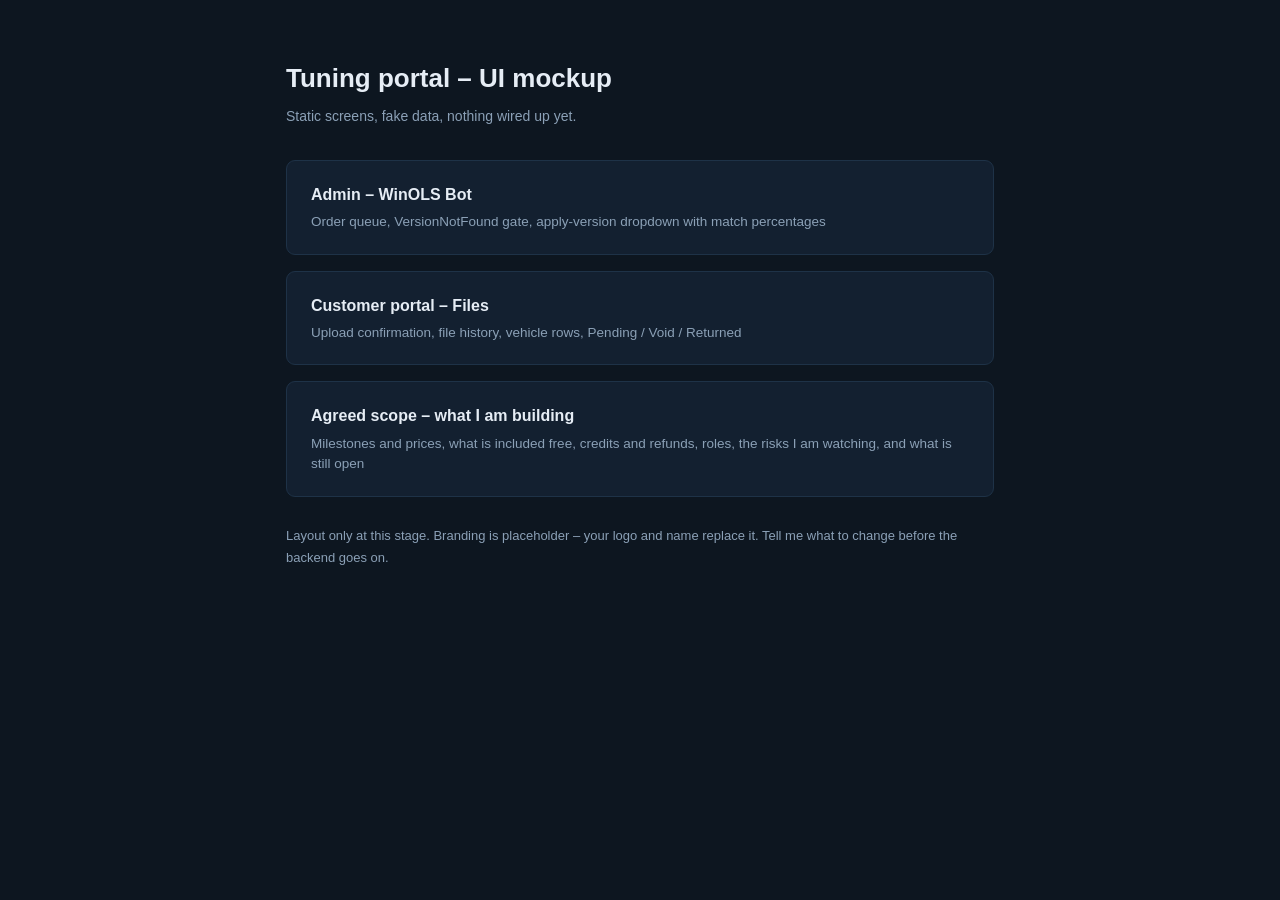
<file: index.html>
<!doctype html>
<html lang="en">
<head>
<meta charset="utf-8">
<title>Tuning Portal - UI mockup</title>
<link rel="stylesheet" href="css/app.css">
<style>
body{display:block}
.wrap{max-width:760px;margin:0 auto;padding:60px 26px}
h1{font-size:26px;margin-bottom:8px}
.sub{color:var(--txt-dim);margin-bottom:34px}
.lk{display:block;background:var(--card);border-radius:9px;padding:22px 24px;
  margin-bottom:16px;text-decoration:none;color:var(--txt);
  border:1px solid var(--line)}
.lk:hover{background:var(--card-2)}
.lk b{font-size:16px;display:block;margin-bottom:5px}
.lk span{color:var(--txt-dim);font-size:13.5px}
.note{color:var(--txt-dim);font-size:13px;margin-top:28px;line-height:1.7}
</style>
</head>
<body>
<div class="wrap">
  <h1>Tuning portal &ndash; UI mockup</h1>
  <div class="sub">Static screens, fake data, nothing wired up yet.</div>

  <a class="lk" href="admin-bot.html">
    <b>Admin &ndash; WinOLS Bot</b>
    <span>Order queue, VersionNotFound gate, apply-version dropdown with match percentages</span>
  </a>

  <a class="lk" href="portal-files.html">
    <b>Customer portal &ndash; Files</b>
    <span>Upload confirmation, file history, vehicle rows, Pending / Void / Returned</span>
  </a>

  <a class="lk" href="spec.html">
    <b>Agreed scope &ndash; what I am building</b>
    <span>Milestones and prices, what is included free, credits and refunds, roles, the risks I am watching, and what is still open</span>
  </a>

  <div class="note">
    Layout only at this stage. Branding is placeholder &ndash; your logo and name
    replace it. Tell me what to change before the backend goes on.
  </div>
</div>
</body>
</html>
</file>
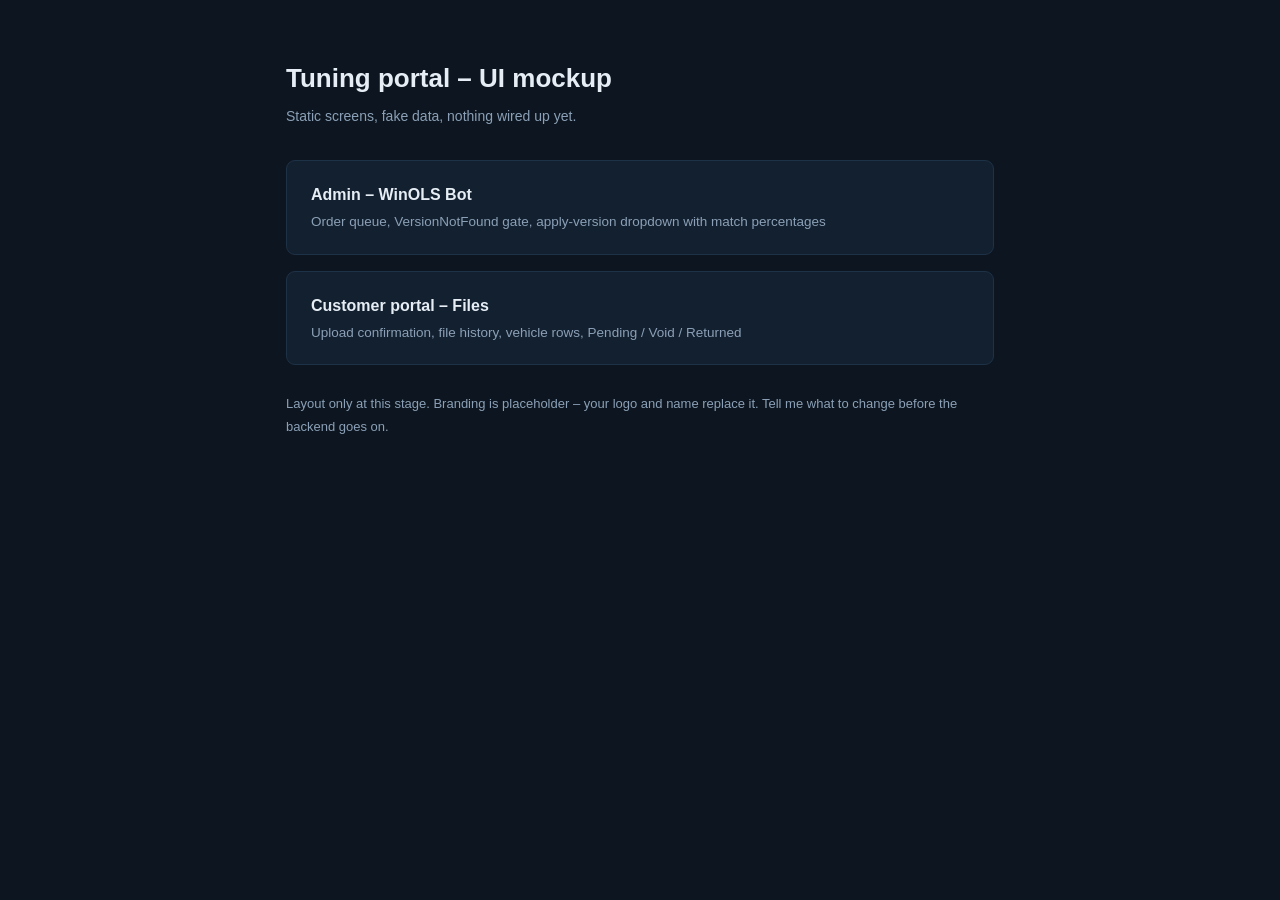
<file: public/index.html>
<!doctype html>
<html lang="en">
<head>
<meta charset="utf-8">
<title>Tuning Portal - UI mockup</title>
<link rel="stylesheet" href="css/app.css">
<style>
body{display:block}
.wrap{max-width:760px;margin:0 auto;padding:60px 26px}
h1{font-size:26px;margin-bottom:8px}
.sub{color:var(--txt-dim);margin-bottom:34px}
.lk{display:block;background:var(--card);border-radius:9px;padding:22px 24px;
  margin-bottom:16px;text-decoration:none;color:var(--txt);
  border:1px solid var(--line)}
.lk:hover{background:var(--card-2)}
.lk b{font-size:16px;display:block;margin-bottom:5px}
.lk span{color:var(--txt-dim);font-size:13.5px}
.note{color:var(--txt-dim);font-size:13px;margin-top:28px;line-height:1.7}
</style>
</head>
<body>
<div class="wrap">
  <h1>Tuning portal &ndash; UI mockup</h1>
  <div class="sub">Static screens, fake data, nothing wired up yet.</div>

  <a class="lk" href="admin-bot.html">
    <b>Admin &ndash; WinOLS Bot</b>
    <span>Order queue, VersionNotFound gate, apply-version dropdown with match percentages</span>
  </a>

  <a class="lk" href="portal-files.html">
    <b>Customer portal &ndash; Files</b>
    <span>Upload confirmation, file history, vehicle rows, Pending / Void / Returned</span>
  </a>

  <div class="note">
    Layout only at this stage. Branding is placeholder &ndash; your logo and name
    replace it. Tell me what to change before the backend goes on.
  </div>
</div>
</body>
</html>
</file>
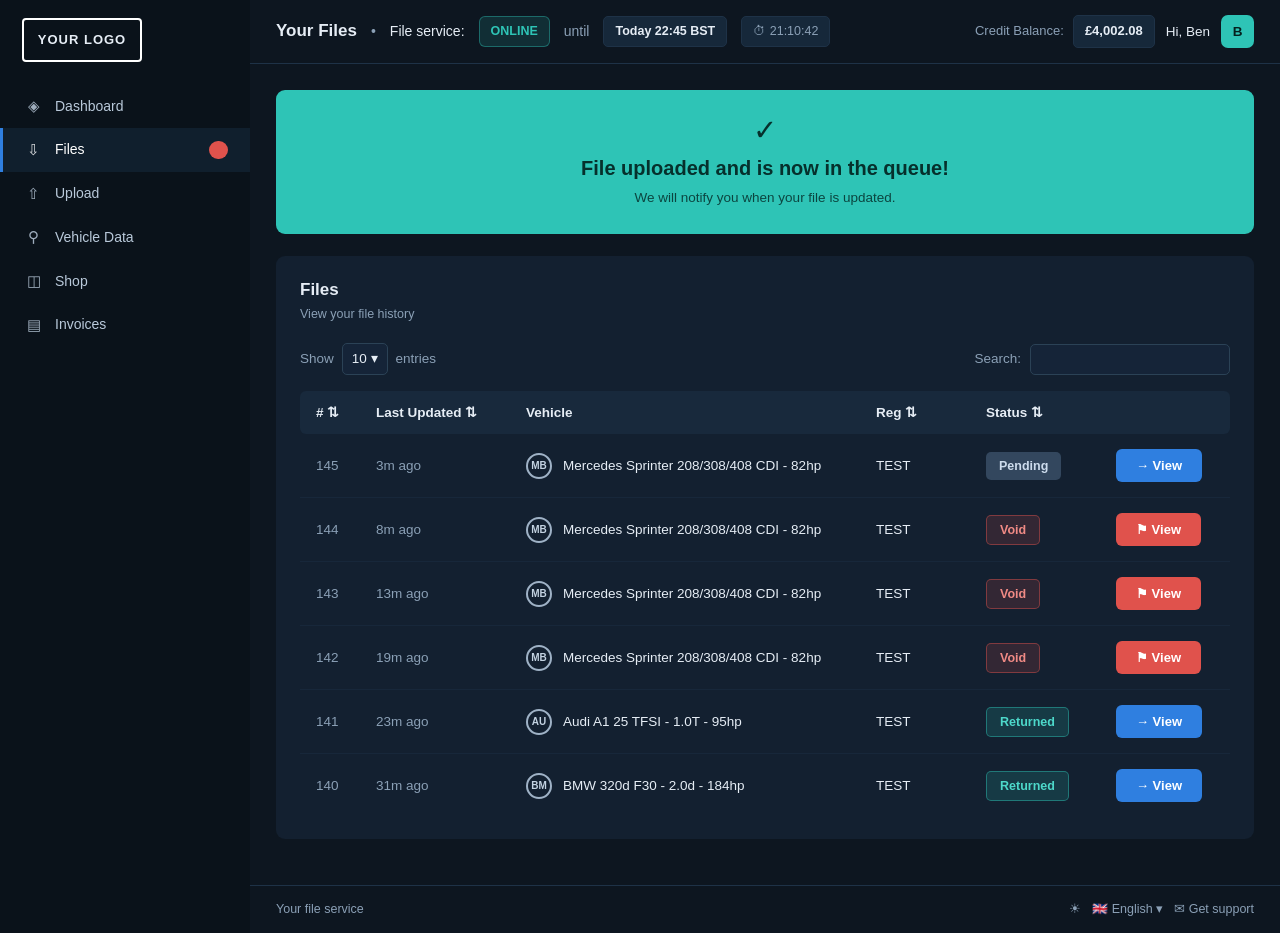
<file: portal-files.html>
<!doctype html>
<html lang="en">
<head>
<meta charset="utf-8">
<title>Your Files</title>
<link rel="stylesheet" href="css/app.css">
</head>
<body>

<nav class="side">
  <div class="logo-box">YOUR LOGO</div>
  <a href="#"><span class="ico">&#9672;</span> Dashboard</a>
  <a href="#" class="on"><span class="ico">&#8681;</span> Files <span class="badge">&nbsp;</span></a>
  <a href="#"><span class="ico">&#8679;</span> Upload</a>
  <a href="#"><span class="ico">&#9906;</span> Vehicle Data</a>
  <a href="#"><span class="ico">&#9707;</span> Shop</a>
  <a href="#"><span class="ico">&#9636;</span> Invoices</a>
</nav>

<div class="main">
  <div class="top">
    <h1>Your Files</h1>
    <span class="dot">&bull;</span>
    <span>File service:</span>
    <span class="pill ok" style="padding:5px 11px">ONLINE</span>
    <span style="color:var(--txt-dim)">until</span>
    <span class="chip"><b>Today 22:45 BST</b></span>
    <span class="chip">&#9201; 21:10:42</span>
    <div class="who">
      <div class="credit">
        <span style="color:var(--txt-dim)">Credit Balance:</span>
        <span class="amt">&pound;4,002.08</span>
      </div>
      Hi, Ben <div class="av">B</div>
    </div>
  </div>

  <div class="body">
    <div class="banner">
      <div class="tick">&#10003;</div>
      <h2>File uploaded and is now in the queue!</h2>
      <p>We will notify you when your file is updated.</p>
    </div>

    <div class="card">
      <div class="card-h">
        <div>
          <div class="t">Files</div>
          <div class="s">View your file history</div>
        </div>
      </div>

      <div class="tablebar">
        Show <span class="sel">10 &#9662;</span> entries
        <span class="srch">Search: <input type="text"></span>
      </div>

      <table>
        <thead>
          <tr>
            <th style="width:60px"># &#8645;</th>
            <th style="width:150px">Last Updated &#8645;</th>
            <th>Vehicle</th>
            <th style="width:110px">Reg &#8645;</th>
            <th style="width:130px">Status &#8645;</th>
            <th style="width:130px"></th>
          </tr>
        </thead>
        <tbody>
          <tr>
            <td class="ago">145</td><td class="ago">3m ago</td>
            <td><div class="veh"><span class="mk">MB</span> Mercedes Sprinter 208/308/408 CDI - 82hp</div></td>
            <td>TEST</td><td><span class="st pend">Pending</span></td>
            <td><button class="viewbtn">&#8594; View</button></td>
          </tr>
          <tr>
            <td class="ago">144</td><td class="ago">8m ago</td>
            <td><div class="veh"><span class="mk">MB</span> Mercedes Sprinter 208/308/408 CDI - 82hp</div></td>
            <td>TEST</td><td><span class="st void">Void</span></td>
            <td><button class="viewbtn alert">&#9873; View</button></td>
          </tr>
          <tr>
            <td class="ago">143</td><td class="ago">13m ago</td>
            <td><div class="veh"><span class="mk">MB</span> Mercedes Sprinter 208/308/408 CDI - 82hp</div></td>
            <td>TEST</td><td><span class="st void">Void</span></td>
            <td><button class="viewbtn alert">&#9873; View</button></td>
          </tr>
          <tr>
            <td class="ago">142</td><td class="ago">19m ago</td>
            <td><div class="veh"><span class="mk">MB</span> Mercedes Sprinter 208/308/408 CDI - 82hp</div></td>
            <td>TEST</td><td><span class="st void">Void</span></td>
            <td><button class="viewbtn alert">&#9873; View</button></td>
          </tr>
          <tr>
            <td class="ago">141</td><td class="ago">23m ago</td>
            <td><div class="veh"><span class="mk">AU</span> Audi A1 25 TFSI - 1.0T - 95hp</div></td>
            <td>TEST</td><td><span class="st ret">Returned</span></td>
            <td><button class="viewbtn">&#8594; View</button></td>
          </tr>
          <tr>
            <td class="ago">140</td><td class="ago">31m ago</td>
            <td><div class="veh"><span class="mk">BM</span> BMW 320d F30 - 2.0d - 184hp</div></td>
            <td>TEST</td><td><span class="st ret">Returned</span></td>
            <td><button class="viewbtn">&#8594; View</button></td>
          </tr>
        </tbody>
      </table>
    </div>
  </div>

  <div class="foot">
    <span>Your file service</span>
    <div class="r"><span>&#9728;</span><span>&#127468;&#127463; English &#9662;</span><span>&#9993; Get support</span></div>
  </div>
</div>

</body>
</html>
</file>
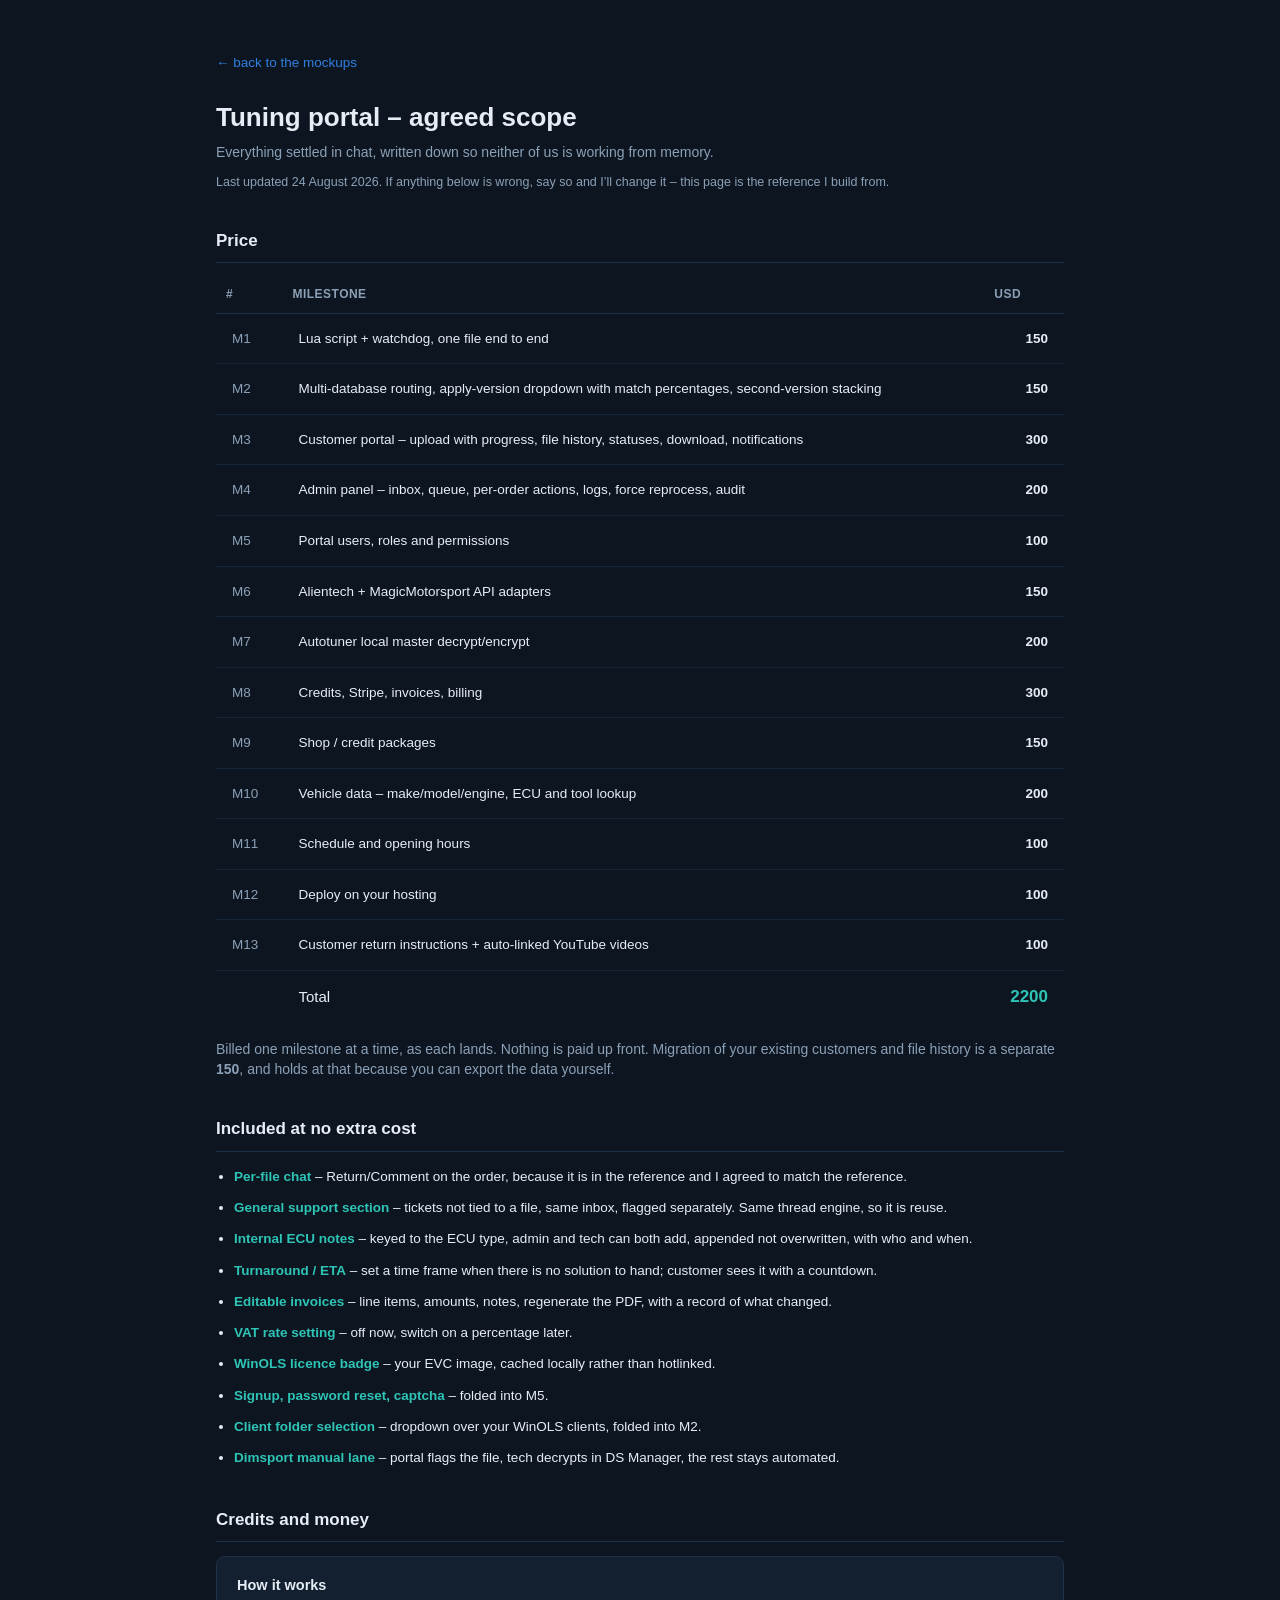
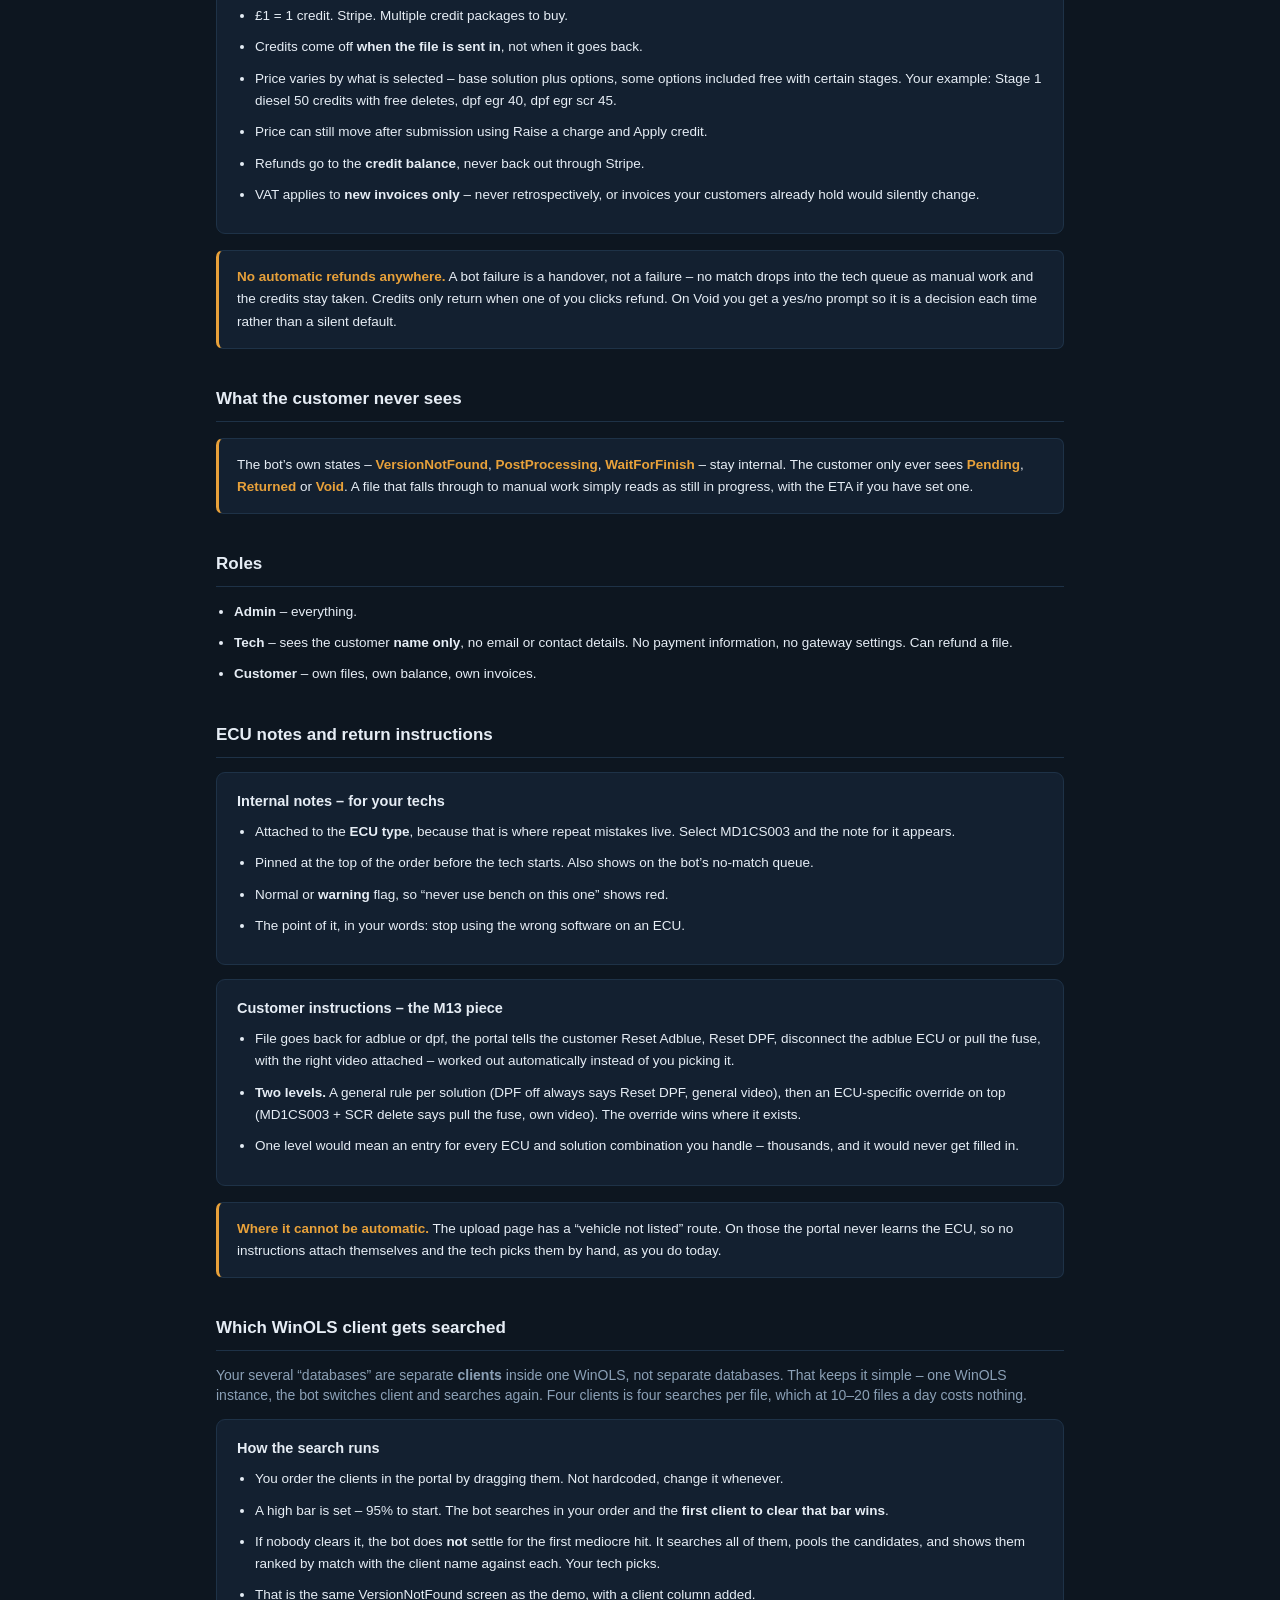
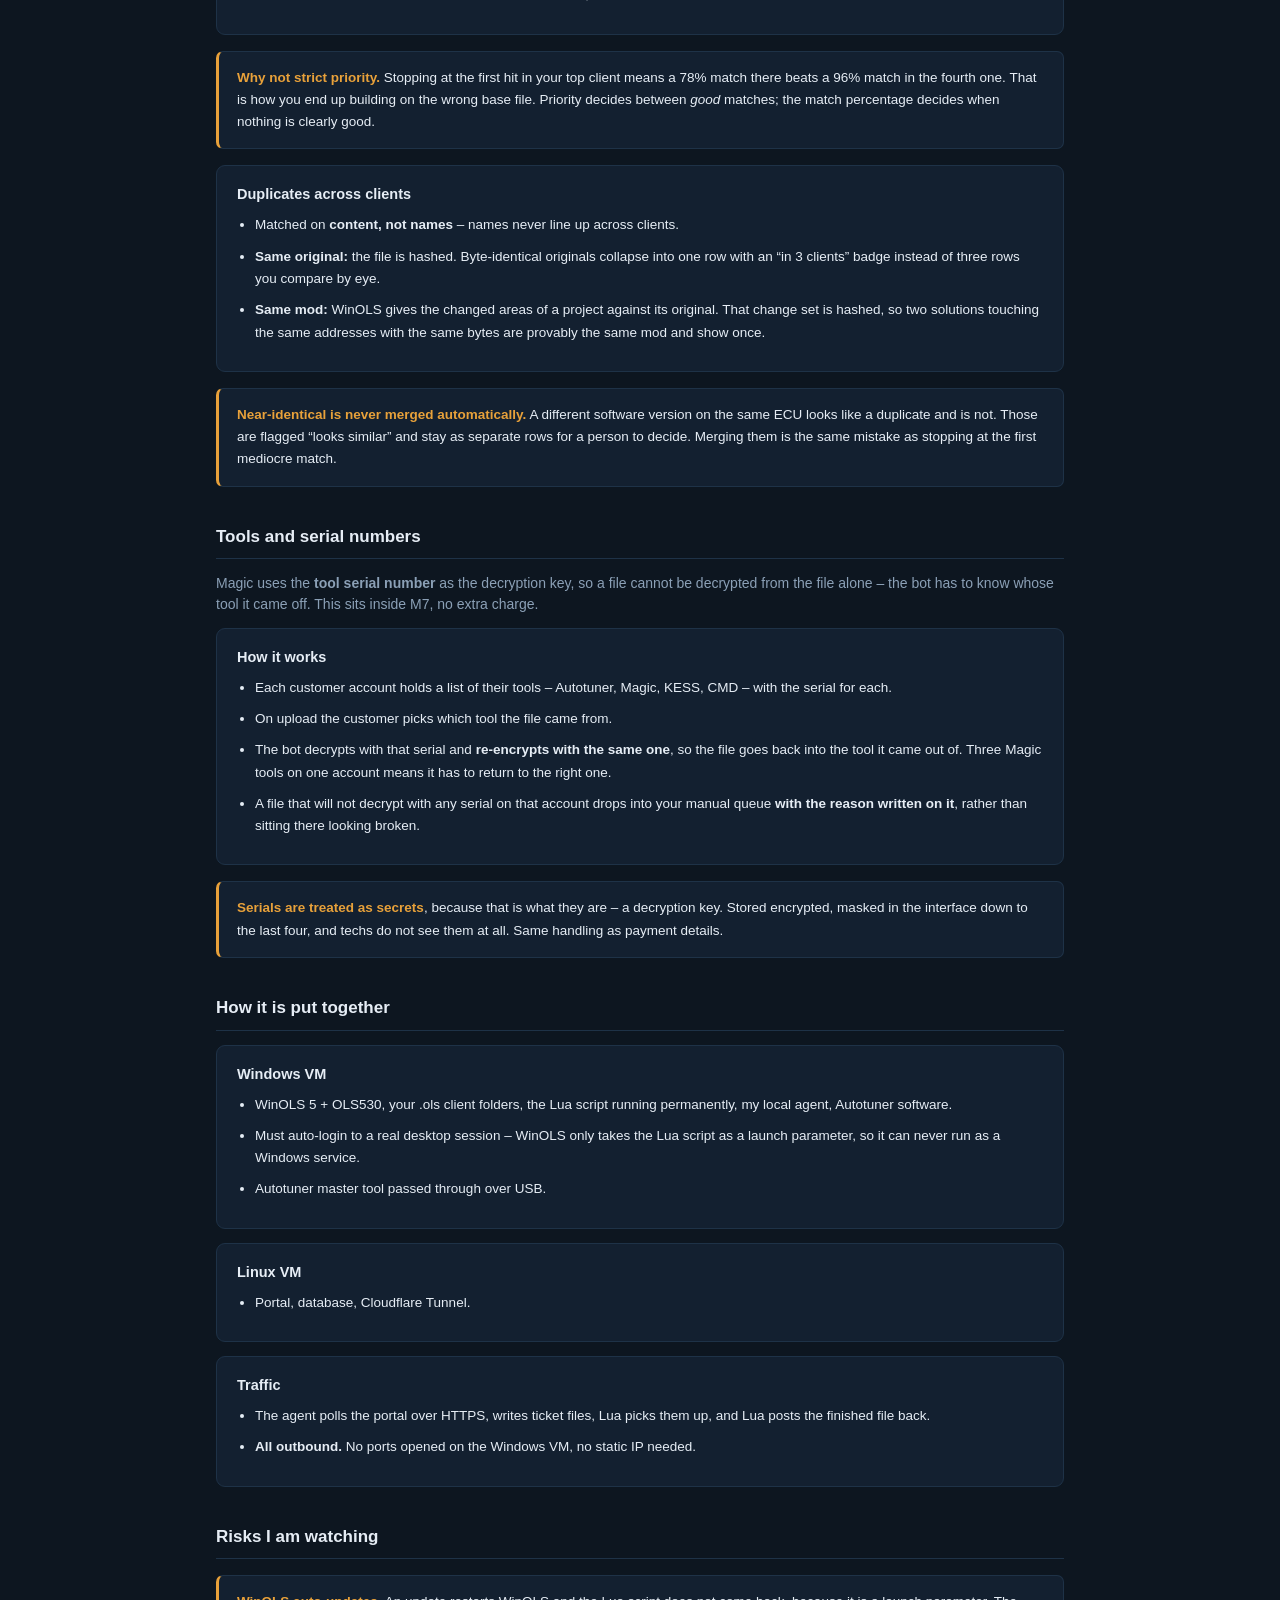
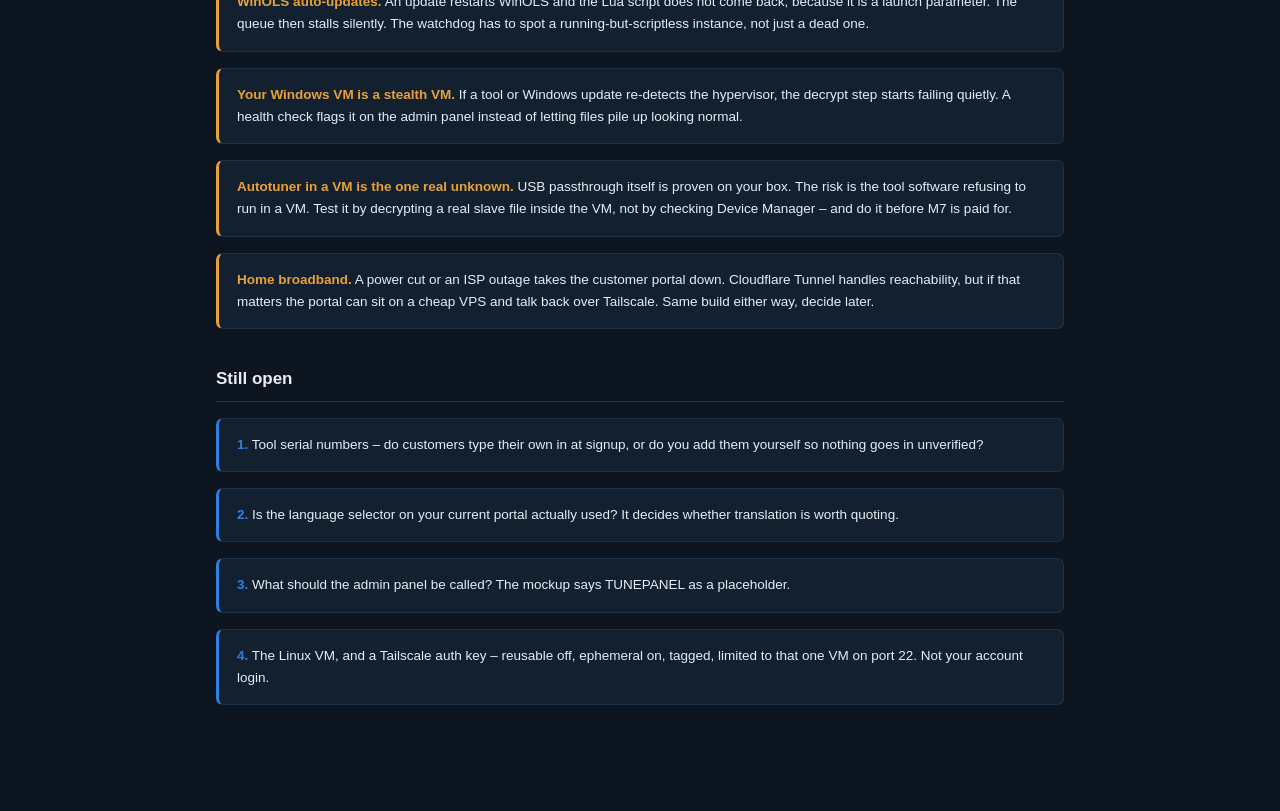
<file: spec.html>
<!doctype html>
<html lang="en">
<head>
<meta charset="utf-8">
<meta name="viewport" content="width=device-width,initial-scale=1">
<title>Tuning Portal - agreed scope</title>
<link rel="stylesheet" href="css/app.css">
<style>
body{display:block}
.wrap{max-width:900px;margin:0 auto;padding:52px 26px 90px}
h1{font-size:26px;margin-bottom:6px}
h2{font-size:17px;margin:38px 0 14px;padding-bottom:9px;border-bottom:1px solid var(--line)}
.sub{color:var(--txt-dim);margin-bottom:10px;font-size:14px}
.stamp{color:var(--txt-dim);font-size:12.5px;margin-bottom:30px}
table{width:100%;border-collapse:collapse;font-size:13.5px}
th{text-align:left;color:var(--txt-dim);font-weight:600;padding:9px 10px;
  border-bottom:1px solid var(--line);font-size:12px;text-transform:uppercase;
  letter-spacing:.04em}
td{padding:10px;border-bottom:1px solid var(--line);vertical-align:top}
td.n{white-space:nowrap;color:var(--txt-dim)}
td.p{white-space:nowrap;text-align:right;font-weight:600}
.tot td{border-bottom:none;padding-top:14px;font-size:15px}
.tot .p{color:var(--teal);font-size:17px}
ul{margin:0 0 0 18px;padding:0}
li{margin-bottom:9px;line-height:1.65;font-size:13.5px}
.free{color:var(--teal);font-weight:600}
.warn{background:var(--card);border:1px solid var(--line);border-left:3px solid var(--amber);
  border-radius:7px;padding:15px 18px;margin:16px 0;font-size:13.5px;line-height:1.65}
.warn b{color:var(--amber)}
.q{background:var(--card);border:1px solid var(--line);border-left:3px solid var(--blue);
  border-radius:7px;padding:15px 18px;margin:16px 0;font-size:13.5px;line-height:1.65}
.q b{color:var(--blue)}
.card{background:var(--card);border:1px solid var(--line);border-radius:9px;
  padding:18px 20px;margin-bottom:14px}
.card h3{font-size:14.5px;margin-bottom:9px}
.scroll{overflow-x:auto}
a{color:var(--blue)}
.back{display:inline-block;margin-bottom:26px;font-size:13.5px;text-decoration:none}
</style>
</head>
<body>
<div class="wrap">

<a class="back" href="index.html">&larr; back to the mockups</a>

<h1>Tuning portal &ndash; agreed scope</h1>
<div class="sub">Everything settled in chat, written down so neither of us is
working from memory.</div>
<div class="stamp">Last updated 24 August 2026. If anything below is wrong, say so
and I&rsquo;ll change it &ndash; this page is the reference I build from.</div>

<h2>Price</h2>
<div class="scroll">
<table>
<tr><th>#</th><th>Milestone</th><th>USD</th></tr>
<tr><td class="n">M1</td><td>Lua script + watchdog, one file end to end</td><td class="p">150</td></tr>
<tr><td class="n">M2</td><td>Multi-database routing, apply-version dropdown with match percentages, second-version stacking</td><td class="p">150</td></tr>
<tr><td class="n">M3</td><td>Customer portal &ndash; upload with progress, file history, statuses, download, notifications</td><td class="p">300</td></tr>
<tr><td class="n">M4</td><td>Admin panel &ndash; inbox, queue, per-order actions, logs, force reprocess, audit</td><td class="p">200</td></tr>
<tr><td class="n">M5</td><td>Portal users, roles and permissions</td><td class="p">100</td></tr>
<tr><td class="n">M6</td><td>Alientech + MagicMotorsport API adapters</td><td class="p">150</td></tr>
<tr><td class="n">M7</td><td>Autotuner local master decrypt/encrypt</td><td class="p">200</td></tr>
<tr><td class="n">M8</td><td>Credits, Stripe, invoices, billing</td><td class="p">300</td></tr>
<tr><td class="n">M9</td><td>Shop / credit packages</td><td class="p">150</td></tr>
<tr><td class="n">M10</td><td>Vehicle data &ndash; make/model/engine, ECU and tool lookup</td><td class="p">200</td></tr>
<tr><td class="n">M11</td><td>Schedule and opening hours</td><td class="p">100</td></tr>
<tr><td class="n">M12</td><td>Deploy on your hosting</td><td class="p">100</td></tr>
<tr><td class="n">M13</td><td>Customer return instructions + auto-linked YouTube videos</td><td class="p">100</td></tr>
<tr class="tot"><td></td><td>Total</td><td class="p">2200</td></tr>
</table>
</div>
<div class="sub" style="margin-top:14px">
Billed one milestone at a time, as each lands. Nothing is paid up front.
Migration of your existing customers and file history is a separate
<b>150</b>, and holds at that because you can export the data yourself.
</div>

<h2>Included at no extra cost</h2>
<ul>
<li><span class="free">Per-file chat</span> &ndash; Return/Comment on the order, because it is in the reference and I agreed to match the reference.</li>
<li><span class="free">General support section</span> &ndash; tickets not tied to a file, same inbox, flagged separately. Same thread engine, so it is reuse.</li>
<li><span class="free">Internal ECU notes</span> &ndash; keyed to the ECU type, admin and tech can both add, appended not overwritten, with who and when.</li>
<li><span class="free">Turnaround / ETA</span> &ndash; set a time frame when there is no solution to hand; customer sees it with a countdown.</li>
<li><span class="free">Editable invoices</span> &ndash; line items, amounts, notes, regenerate the PDF, with a record of what changed.</li>
<li><span class="free">VAT rate setting</span> &ndash; off now, switch on a percentage later.</li>
<li><span class="free">WinOLS licence badge</span> &ndash; your EVC image, cached locally rather than hotlinked.</li>
<li><span class="free">Signup, password reset, captcha</span> &ndash; folded into M5.</li>
<li><span class="free">Client folder selection</span> &ndash; dropdown over your WinOLS clients, folded into M2.</li>
<li><span class="free">Dimsport manual lane</span> &ndash; portal flags the file, tech decrypts in DS Manager, the rest stays automated.</li>
</ul>

<h2>Credits and money</h2>
<div class="card">
<h3>How it works</h3>
<ul>
<li>&pound;1 = 1 credit. Stripe. Multiple credit packages to buy.</li>
<li>Credits come off <b>when the file is sent in</b>, not when it goes back.</li>
<li>Price varies by what is selected &ndash; base solution plus options, some options included free with certain stages. Your example: Stage 1 diesel 50 credits with free deletes, dpf egr 40, dpf egr scr 45.</li>
<li>Price can still move after submission using Raise a charge and Apply credit.</li>
<li>Refunds go to the <b>credit balance</b>, never back out through Stripe.</li>
<li>VAT applies to <b>new invoices only</b> &ndash; never retrospectively, or invoices your customers already hold would silently change.</li>
</ul>
</div>
<div class="warn">
<b>No automatic refunds anywhere.</b> A bot failure is a handover, not a
failure &ndash; no match drops into the tech queue as manual work and the credits
stay taken. Credits only return when one of you clicks refund. On Void you get a
yes/no prompt so it is a decision each time rather than a silent default.
</div>

<h2>What the customer never sees</h2>
<div class="warn">
The bot&rsquo;s own states &ndash; <b>VersionNotFound</b>, <b>PostProcessing</b>,
<b>WaitForFinish</b> &ndash; stay internal. The customer only ever sees
<b>Pending</b>, <b>Returned</b> or <b>Void</b>. A file that falls through to
manual work simply reads as still in progress, with the ETA if you have set one.
</div>

<h2>Roles</h2>
<ul>
<li><b>Admin</b> &ndash; everything.</li>
<li><b>Tech</b> &ndash; sees the customer <b>name only</b>, no email or contact details. No payment information, no gateway settings. Can refund a file.</li>
<li><b>Customer</b> &ndash; own files, own balance, own invoices.</li>
</ul>

<h2>ECU notes and return instructions</h2>
<div class="card">
<h3>Internal notes &ndash; for your techs</h3>
<ul>
<li>Attached to the <b>ECU type</b>, because that is where repeat mistakes live. Select MD1CS003 and the note for it appears.</li>
<li>Pinned at the top of the order before the tech starts. Also shows on the bot&rsquo;s no-match queue.</li>
<li>Normal or <b>warning</b> flag, so &ldquo;never use bench on this one&rdquo; shows red.</li>
<li>The point of it, in your words: stop using the wrong software on an ECU.</li>
</ul>
</div>
<div class="card">
<h3>Customer instructions &ndash; the M13 piece</h3>
<ul>
<li>File goes back for adblue or dpf, the portal tells the customer Reset Adblue, Reset DPF, disconnect the adblue ECU or pull the fuse, with the right video attached &ndash; worked out automatically instead of you picking it.</li>
<li><b>Two levels.</b> A general rule per solution (DPF off always says Reset DPF, general video), then an ECU-specific override on top (MD1CS003 + SCR delete says pull the fuse, own video). The override wins where it exists.</li>
<li>One level would mean an entry for every ECU and solution combination you handle &ndash; thousands, and it would never get filled in.</li>
</ul>
</div>
<div class="warn">
<b>Where it cannot be automatic.</b> The upload page has a &ldquo;vehicle not
listed&rdquo; route. On those the portal never learns the ECU, so no instructions
attach themselves and the tech picks them by hand, as you do today.
</div>

<h2>Which WinOLS client gets searched</h2>
<div class="sub" style="margin-bottom:14px">
Your several &ldquo;databases&rdquo; are separate <b>clients</b> inside one
WinOLS, not separate databases. That keeps it simple &ndash; one WinOLS instance,
the bot switches client and searches again. Four clients is four searches per
file, which at 10&ndash;20 files a day costs nothing.
</div>
<div class="card">
<h3>How the search runs</h3>
<ul>
<li>You order the clients in the portal by dragging them. Not hardcoded, change it whenever.</li>
<li>A high bar is set &ndash; 95% to start. The bot searches in your order and the <b>first client to clear that bar wins</b>.</li>
<li>If nobody clears it, the bot does <b>not</b> settle for the first mediocre hit. It searches all of them, pools the candidates, and shows them ranked by match with the client name against each. Your tech picks.</li>
<li>That is the same VersionNotFound screen as the demo, with a client column added.</li>
</ul>
</div>
<div class="warn">
<b>Why not strict priority.</b> Stopping at the first hit in your top client means
a 78% match there beats a 96% match in the fourth one. That is how you end up
building on the wrong base file. Priority decides between <i>good</i> matches;
the match percentage decides when nothing is clearly good.
</div>

<div class="card">
<h3>Duplicates across clients</h3>
<ul>
<li>Matched on <b>content, not names</b> &ndash; names never line up across clients.</li>
<li><b>Same original:</b> the file is hashed. Byte-identical originals collapse into one row with an &ldquo;in 3 clients&rdquo; badge instead of three rows you compare by eye.</li>
<li><b>Same mod:</b> WinOLS gives the changed areas of a project against its original. That change set is hashed, so two solutions touching the same addresses with the same bytes are provably the same mod and show once.</li>
</ul>
</div>
<div class="warn">
<b>Near-identical is never merged automatically.</b> A different software version on
the same ECU looks like a duplicate and is not. Those are flagged
&ldquo;looks similar&rdquo; and stay as separate rows for a person to decide.
Merging them is the same mistake as stopping at the first mediocre match.
</div>

<h2>Tools and serial numbers</h2>
<div class="sub" style="margin-bottom:14px">
Magic uses the <b>tool serial number</b> as the decryption key, so a file cannot be
decrypted from the file alone &ndash; the bot has to know whose tool it came off.
This sits inside M7, no extra charge.
</div>
<div class="card">
<h3>How it works</h3>
<ul>
<li>Each customer account holds a list of their tools &ndash; Autotuner, Magic, KESS, CMD &ndash; with the serial for each.</li>
<li>On upload the customer picks which tool the file came from.</li>
<li>The bot decrypts with that serial and <b>re-encrypts with the same one</b>, so the file goes back into the tool it came out of. Three Magic tools on one account means it has to return to the right one.</li>
<li>A file that will not decrypt with any serial on that account drops into your manual queue <b>with the reason written on it</b>, rather than sitting there looking broken.</li>
</ul>
</div>
<div class="warn">
<b>Serials are treated as secrets</b>, because that is what they are &ndash; a
decryption key. Stored encrypted, masked in the interface down to the last four,
and techs do not see them at all. Same handling as payment details.
</div>

<h2>How it is put together</h2>
<div class="card">
<h3>Windows VM</h3>
<ul>
<li>WinOLS 5 + OLS530, your .ols client folders, the Lua script running permanently, my local agent, Autotuner software.</li>
<li>Must auto-login to a real desktop session &ndash; WinOLS only takes the Lua script as a launch parameter, so it can never run as a Windows service.</li>
<li>Autotuner master tool passed through over USB.</li>
</ul>
</div>
<div class="card">
<h3>Linux VM</h3>
<ul>
<li>Portal, database, Cloudflare Tunnel.</li>
</ul>
</div>
<div class="card">
<h3>Traffic</h3>
<ul>
<li>The agent polls the portal over HTTPS, writes ticket files, Lua picks them up, and Lua posts the finished file back.</li>
<li><b>All outbound.</b> No ports opened on the Windows VM, no static IP needed.</li>
</ul>
</div>

<h2>Risks I am watching</h2>
<div class="warn">
<b>WinOLS auto-updates.</b> An update restarts WinOLS and the Lua script does not
come back, because it is a launch parameter. The queue then stalls silently. The
watchdog has to spot a running-but-scriptless instance, not just a dead one.
</div>
<div class="warn">
<b>Your Windows VM is a stealth VM.</b> If a tool or Windows update re-detects the
hypervisor, the decrypt step starts failing quietly. A health check flags it on
the admin panel instead of letting files pile up looking normal.
</div>
<div class="warn">
<b>Autotuner in a VM is the one real unknown.</b> USB passthrough itself is proven
on your box. The risk is the tool software refusing to run in a VM. Test it by
decrypting a real slave file inside the VM, not by checking Device Manager &ndash;
and do it before M7 is paid for.
</div>
<div class="warn">
<b>Home broadband.</b> A power cut or an ISP outage takes the customer portal down.
Cloudflare Tunnel handles reachability, but if that matters the portal can sit on
a cheap VPS and talk back over Tailscale. Same build either way, decide later.
</div>

<h2>Still open</h2>
<div class="q">
<b>1.</b> Tool serial numbers &ndash; do customers type their own in at signup, or
do you add them yourself so nothing goes in unverified?
</div>
<div class="q">
<b>2.</b> Is the language selector on your current portal actually used? It decides
whether translation is worth quoting.
</div>
<div class="q">
<b>3.</b> What should the admin panel be called? The mockup says TUNEPANEL as a
placeholder.
</div>
<div class="q">
<b>4.</b> The Linux VM, and a Tailscale auth key &ndash; reusable off, ephemeral on,
tagged, limited to that one VM on port 22. Not your account login.
</div>

</div>
</body>
</html>
</file>
<file: css/app.css>
:root{
  --bg:#0d1620;
  --sidebar:#0a121a;
  --card:#132030;
  --card-2:#18293c;
  --line:#1e3247;
  --txt:#e6edf5;
  --txt-dim:#8ba0b6;
  --blue:#2f7fe0;
  --blue-h:#3d8ff0;
  --teal:#2ec4b6;
  --amber:#e8a13a;
  --red:#e0524c;
  --grey:#4a5d72;
}
*{box-sizing:border-box;margin:0;padding:0}
body{
  background:var(--bg);
  color:var(--txt);
  font:14px/1.45 "Segoe UI",Roboto,Helvetica,Arial,sans-serif;
  display:flex;min-height:100vh;
}

/* ---------- sidebar ---------- */
.side{width:250px;background:var(--sidebar);flex-shrink:0;display:flex;flex-direction:column}
.brand{display:flex;align-items:center;gap:10px;padding:20px 22px 26px}
.brand .mark{width:30px;height:30px;border-radius:7px;
  background:linear-gradient(135deg,#f0a93a,#e0673a);flex-shrink:0}
.brand .name{font-size:21px;font-weight:700;letter-spacing:.5px}
.brand .name span{color:var(--txt-dim);font-weight:400}
.side .cap{font-size:11px;letter-spacing:1.3px;color:#54697f;
  padding:6px 22px 8px;font-weight:600}
.side a{display:flex;align-items:center;gap:13px;padding:11px 22px;
  color:#b9c9da;text-decoration:none;font-size:14px;border-left:3px solid transparent}
.side a:hover{background:#0f1d29;color:#fff}
.side a.on{background:#101f2d;color:#fff;border-left-color:var(--blue)}
.side a .ico{width:17px;text-align:center;opacity:.85;font-size:15px}
.badge{margin-left:auto;background:var(--red);color:#fff;border-radius:11px;
  padding:1px 8px;font-size:11px;font-weight:700}
.badge.teal{background:var(--teal);color:#04211e}
.logo-box{width:120px;height:44px;border:2px solid #fff;border-radius:4px;
  display:flex;align-items:center;justify-content:center;font-weight:700;
  letter-spacing:1px;font-size:13px;margin:18px 22px 22px}

/* ---------- main ---------- */
.main{flex:1;display:flex;flex-direction:column;min-width:0}
.top{display:flex;align-items:center;gap:14px;padding:15px 26px;
  border-bottom:1px solid var(--line)}
.top h1{font-size:17px;font-weight:600}
.dot{color:var(--txt-dim)}
.sw{width:44px;height:23px;border-radius:12px;background:var(--teal);
  position:relative;display:inline-block}
.sw::after{content:"";position:absolute;right:3px;top:3px;width:17px;height:17px;
  border-radius:50%;background:#0a3b36}
.chip{background:#16283a;border:1px solid var(--line);border-radius:5px;
  padding:5px 11px;font-size:12.5px;color:var(--txt-dim)}
.chip b{color:var(--txt);font-weight:600}
.who{margin-left:auto;display:flex;align-items:center;gap:11px;font-size:13.5px}
.av{width:33px;height:33px;border-radius:7px;background:var(--teal);
  color:#04211e;display:flex;align-items:center;justify-content:center;font-weight:700}
.body{padding:26px;flex:1}

/* ---------- card ---------- */
.card{background:var(--card);border-radius:9px;padding:22px 24px;margin-bottom:20px}
.card-h{display:flex;align-items:flex-start;gap:12px;margin-bottom:20px}
.card-h .t{font-size:17px;font-weight:600;display:flex;align-items:center;gap:9px}
.card-h .s{font-size:12.5px;color:var(--txt-dim);margin-top:3px}
.card-h .r{margin-left:auto;display:flex;gap:9px}

.pill{border-radius:6px;padding:8px 13px;font-size:12.5px;font-weight:600;
  display:inline-flex;align-items:center;gap:7px}
.pill.ok{background:rgba(46,196,182,.14);color:var(--teal);
  border:1px solid rgba(46,196,182,.4)}
.pill.dark{background:#22344a;color:var(--txt)}

.btn{background:var(--blue);color:#fff;border:0;border-radius:6px;
  padding:9px 15px;font-size:13px;cursor:pointer;font-weight:500;
  display:inline-flex;align-items:center;gap:7px}
.btn:hover{background:var(--blue-h)}
.btn.pale{background:#2b6fc4}
.btn.sm{padding:7px 11px;font-size:12px}
.btn-row{display:flex;flex-wrap:wrap;gap:10px;margin-bottom:16px}
.cb{display:inline-flex;align-items:center;gap:9px;font-size:13.5px;
  color:var(--txt);padding:9px 4px}
.cb i{width:14px;height:14px;border:1px solid #6f8399;border-radius:3px;
  background:#fff;display:inline-block}

/* ---------- table ---------- */
table{width:100%;border-collapse:collapse}
thead th{background:var(--card-2);color:var(--txt);text-align:left;
  padding:12px 16px;font-size:13.5px;font-weight:600}
thead th:first-child{border-radius:6px 0 0 6px}
thead th:last-child{border-radius:0 6px 6px 0}
tbody td{padding:15px 16px;border-bottom:1px solid #17273a;font-size:13.5px;
  vertical-align:middle}
tbody tr:last-child td{border-bottom:0}
.ordno{font-size:14px}
.ordno small{display:block;color:var(--txt-dim);font-size:12.5px;margin-top:2px}

.status{display:block;text-align:center;border-radius:6px;padding:10px 8px;
  font-size:13.5px;font-weight:600;min-width:230px}
.status.warn{background:var(--amber);color:#3a2405}
.status.proc{background:#3c4d61;color:#dbe6f2}
.st{border-radius:5px;padding:5px 13px;font-size:12.5px;font-weight:600;
  display:inline-block}
.st.pend{background:#33475e;color:#cddced}
.st.void{background:rgba(224,82,76,.16);color:#f08a85;
  border:1px solid rgba(224,82,76,.45)}
.st.ret{background:rgba(46,196,182,.16);color:#4dd8ca;
  border:1px solid rgba(46,196,182,.45)}
.opts{display:flex;gap:8px;flex-wrap:nowrap}

/* ---------- apply block ---------- */
.apply{padding:4px 0 8px}
.apply .lbl{font-size:13.5px;margin:14px 0 9px}
.selrow{display:flex;gap:10px;align-items:center;margin-bottom:11px}
select{background:#152438;color:var(--txt);border:1px solid #2b4256;border-radius:6px;
  padding:11px 13px;font-size:13.5px;width:100%;max-width:520px;
  appearance:none;background-image:
    linear-gradient(45deg,transparent 50%,#8ba0b6 50%),
    linear-gradient(135deg,#8ba0b6 50%,transparent 50%);
  background-position:calc(100% - 19px) 50%,calc(100% - 14px) 50%;
  background-size:5px 5px,5px 5px;background-repeat:no-repeat}
select.wide{max-width:none}
.iconbtn{background:var(--blue);border:0;border-radius:6px;width:40px;height:40px;
  color:#fff;font-size:15px;cursor:pointer;flex-shrink:0}

/* ---------- customer portal ---------- */
.banner{background:var(--teal);color:#06302c;border-radius:9px;
  padding:26px;text-align:center;margin-bottom:22px}
.banner .tick{font-size:29px;line-height:1}
.banner h2{font-size:20px;font-weight:700;margin:9px 0 5px}
.banner p{font-size:13.5px;opacity:.85}
.tablebar{display:flex;align-items:center;margin-bottom:16px;font-size:13.5px;
  color:var(--txt-dim)}
.tablebar .sel{background:#152438;border:1px solid #2b4256;border-radius:5px;
  padding:5px 9px;color:var(--txt);margin:0 8px}
.tablebar .srch{margin-left:auto;display:flex;align-items:center;gap:9px}
.tablebar input{background:#152438;border:1px solid #2b4256;border-radius:5px;
  padding:7px 11px;color:var(--txt);width:200px;font-size:13.5px}
.veh{display:flex;align-items:center;gap:11px}
.mk{width:26px;height:26px;border-radius:50%;border:2px solid #9fb2c6;
  flex-shrink:0;display:flex;align-items:center;justify-content:center;
  font-size:10px;font-weight:700;color:#c3d2e1}
.ago{color:var(--txt-dim)}
.viewbtn{background:var(--blue);color:#fff;border-radius:6px;padding:9px 20px;
  font-size:13px;font-weight:600;display:inline-flex;align-items:center;gap:8px;
  border:0;cursor:pointer}
.viewbtn.alert{background:var(--red)}
.credit{display:flex;align-items:center;gap:9px;font-size:13px}
.credit .amt{background:#16283a;border:1px solid var(--line);border-radius:5px;
  padding:6px 11px;font-weight:600}

/* ---------- footer ---------- */
.foot{display:flex;align-items:center;padding:14px 26px;font-size:12.5px;
  color:var(--txt-dim);border-top:1px solid var(--line)}
.foot .r{margin-left:auto;display:flex;align-items:center;gap:11px}
.toast{position:fixed;right:26px;bottom:22px;background:#6d4de0;color:#fff;
  border-radius:8px;padding:15px 42px 15px 19px;max-width:300px}
.toast b{display:block;font-size:13.5px;margin-bottom:3px}
.toast span{font-size:12.5px;opacity:.9}
.toast .x{position:absolute;right:13px;top:13px;opacity:.75}
</file>
<file: public/css/app.css>
:root{
  --bg:#0d1620;
  --sidebar:#0a121a;
  --card:#132030;
  --card-2:#18293c;
  --line:#1e3247;
  --txt:#e6edf5;
  --txt-dim:#8ba0b6;
  --blue:#2f7fe0;
  --blue-h:#3d8ff0;
  --teal:#2ec4b6;
  --amber:#e8a13a;
  --red:#e0524c;
  --grey:#4a5d72;
}
*{box-sizing:border-box;margin:0;padding:0}
body{
  background:var(--bg);
  color:var(--txt);
  font:14px/1.45 "Segoe UI",Roboto,Helvetica,Arial,sans-serif;
  display:flex;min-height:100vh;
}

/* ---------- sidebar ---------- */
.side{width:250px;background:var(--sidebar);flex-shrink:0;display:flex;flex-direction:column}
.brand{display:flex;align-items:center;gap:10px;padding:20px 22px 26px}
.brand .mark{width:30px;height:30px;border-radius:7px;
  background:linear-gradient(135deg,#f0a93a,#e0673a);flex-shrink:0}
.brand .name{font-size:21px;font-weight:700;letter-spacing:.5px}
.brand .name span{color:var(--txt-dim);font-weight:400}
.side .cap{font-size:11px;letter-spacing:1.3px;color:#54697f;
  padding:6px 22px 8px;font-weight:600}
.side a{display:flex;align-items:center;gap:13px;padding:11px 22px;
  color:#b9c9da;text-decoration:none;font-size:14px;border-left:3px solid transparent}
.side a:hover{background:#0f1d29;color:#fff}
.side a.on{background:#101f2d;color:#fff;border-left-color:var(--blue)}
.side a .ico{width:17px;text-align:center;opacity:.85;font-size:15px}
.badge{margin-left:auto;background:var(--red);color:#fff;border-radius:11px;
  padding:1px 8px;font-size:11px;font-weight:700}
.badge.teal{background:var(--teal);color:#04211e}
.logo-box{width:120px;height:44px;border:2px solid #fff;border-radius:4px;
  display:flex;align-items:center;justify-content:center;font-weight:700;
  letter-spacing:1px;font-size:13px;margin:18px 22px 22px}

/* ---------- main ---------- */
.main{flex:1;display:flex;flex-direction:column;min-width:0}
.top{display:flex;align-items:center;gap:14px;padding:15px 26px;
  border-bottom:1px solid var(--line)}
.top h1{font-size:17px;font-weight:600}
.dot{color:var(--txt-dim)}
.sw{width:44px;height:23px;border-radius:12px;background:var(--teal);
  position:relative;display:inline-block}
.sw::after{content:"";position:absolute;right:3px;top:3px;width:17px;height:17px;
  border-radius:50%;background:#0a3b36}
.chip{background:#16283a;border:1px solid var(--line);border-radius:5px;
  padding:5px 11px;font-size:12.5px;color:var(--txt-dim)}
.chip b{color:var(--txt);font-weight:600}
.who{margin-left:auto;display:flex;align-items:center;gap:11px;font-size:13.5px}
.av{width:33px;height:33px;border-radius:7px;background:var(--teal);
  color:#04211e;display:flex;align-items:center;justify-content:center;font-weight:700}
.body{padding:26px;flex:1}

/* ---------- card ---------- */
.card{background:var(--card);border-radius:9px;padding:22px 24px;margin-bottom:20px}
.card-h{display:flex;align-items:flex-start;gap:12px;margin-bottom:20px}
.card-h .t{font-size:17px;font-weight:600;display:flex;align-items:center;gap:9px}
.card-h .s{font-size:12.5px;color:var(--txt-dim);margin-top:3px}
.card-h .r{margin-left:auto;display:flex;gap:9px}

.pill{border-radius:6px;padding:8px 13px;font-size:12.5px;font-weight:600;
  display:inline-flex;align-items:center;gap:7px}
.pill.ok{background:rgba(46,196,182,.14);color:var(--teal);
  border:1px solid rgba(46,196,182,.4)}
.pill.dark{background:#22344a;color:var(--txt)}

.btn{background:var(--blue);color:#fff;border:0;border-radius:6px;
  padding:9px 15px;font-size:13px;cursor:pointer;font-weight:500;
  display:inline-flex;align-items:center;gap:7px}
.btn:hover{background:var(--blue-h)}
.btn.pale{background:#2b6fc4}
.btn.sm{padding:7px 11px;font-size:12px}
.btn-row{display:flex;flex-wrap:wrap;gap:10px;margin-bottom:16px}
.cb{display:inline-flex;align-items:center;gap:9px;font-size:13.5px;
  color:var(--txt);padding:9px 4px}
.cb i{width:14px;height:14px;border:1px solid #6f8399;border-radius:3px;
  background:#fff;display:inline-block}

/* ---------- table ---------- */
table{width:100%;border-collapse:collapse}
thead th{background:var(--card-2);color:var(--txt);text-align:left;
  padding:12px 16px;font-size:13.5px;font-weight:600}
thead th:first-child{border-radius:6px 0 0 6px}
thead th:last-child{border-radius:0 6px 6px 0}
tbody td{padding:15px 16px;border-bottom:1px solid #17273a;font-size:13.5px;
  vertical-align:middle}
tbody tr:last-child td{border-bottom:0}
.ordno{font-size:14px}
.ordno small{display:block;color:var(--txt-dim);font-size:12.5px;margin-top:2px}

.status{display:block;text-align:center;border-radius:6px;padding:10px 8px;
  font-size:13.5px;font-weight:600;min-width:230px}
.status.warn{background:var(--amber);color:#3a2405}
.status.proc{background:#3c4d61;color:#dbe6f2}
.st{border-radius:5px;padding:5px 13px;font-size:12.5px;font-weight:600;
  display:inline-block}
.st.pend{background:#33475e;color:#cddced}
.st.void{background:rgba(224,82,76,.16);color:#f08a85;
  border:1px solid rgba(224,82,76,.45)}
.st.ret{background:rgba(46,196,182,.16);color:#4dd8ca;
  border:1px solid rgba(46,196,182,.45)}
.opts{display:flex;gap:8px;flex-wrap:nowrap}

/* ---------- apply block ---------- */
.apply{padding:4px 0 8px}
.apply .lbl{font-size:13.5px;margin:14px 0 9px}
.selrow{display:flex;gap:10px;align-items:center;margin-bottom:11px}
select{background:#152438;color:var(--txt);border:1px solid #2b4256;border-radius:6px;
  padding:11px 13px;font-size:13.5px;width:100%;max-width:520px;
  appearance:none;background-image:
    linear-gradient(45deg,transparent 50%,#8ba0b6 50%),
    linear-gradient(135deg,#8ba0b6 50%,transparent 50%);
  background-position:calc(100% - 19px) 50%,calc(100% - 14px) 50%;
  background-size:5px 5px,5px 5px;background-repeat:no-repeat}
select.wide{max-width:none}
.iconbtn{background:var(--blue);border:0;border-radius:6px;width:40px;height:40px;
  color:#fff;font-size:15px;cursor:pointer;flex-shrink:0}

/* ---------- customer portal ---------- */
.banner{background:var(--teal);color:#06302c;border-radius:9px;
  padding:26px;text-align:center;margin-bottom:22px}
.banner .tick{font-size:29px;line-height:1}
.banner h2{font-size:20px;font-weight:700;margin:9px 0 5px}
.banner p{font-size:13.5px;opacity:.85}
.tablebar{display:flex;align-items:center;margin-bottom:16px;font-size:13.5px;
  color:var(--txt-dim)}
.tablebar .sel{background:#152438;border:1px solid #2b4256;border-radius:5px;
  padding:5px 9px;color:var(--txt);margin:0 8px}
.tablebar .srch{margin-left:auto;display:flex;align-items:center;gap:9px}
.tablebar input{background:#152438;border:1px solid #2b4256;border-radius:5px;
  padding:7px 11px;color:var(--txt);width:200px;font-size:13.5px}
.veh{display:flex;align-items:center;gap:11px}
.mk{width:26px;height:26px;border-radius:50%;border:2px solid #9fb2c6;
  flex-shrink:0;display:flex;align-items:center;justify-content:center;
  font-size:10px;font-weight:700;color:#c3d2e1}
.ago{color:var(--txt-dim)}
.viewbtn{background:var(--blue);color:#fff;border-radius:6px;padding:9px 20px;
  font-size:13px;font-weight:600;display:inline-flex;align-items:center;gap:8px;
  border:0;cursor:pointer}
.viewbtn.alert{background:var(--red)}
.credit{display:flex;align-items:center;gap:9px;font-size:13px}
.credit .amt{background:#16283a;border:1px solid var(--line);border-radius:5px;
  padding:6px 11px;font-weight:600}

/* ---------- footer ---------- */
.foot{display:flex;align-items:center;padding:14px 26px;font-size:12.5px;
  color:var(--txt-dim);border-top:1px solid var(--line)}
.foot .r{margin-left:auto;display:flex;align-items:center;gap:11px}
.toast{position:fixed;right:26px;bottom:22px;background:#6d4de0;color:#fff;
  border-radius:8px;padding:15px 42px 15px 19px;max-width:300px}
.toast b{display:block;font-size:13.5px;margin-bottom:3px}
.toast span{font-size:12.5px;opacity:.9}
.toast .x{position:absolute;right:13px;top:13px;opacity:.75}
</file>
